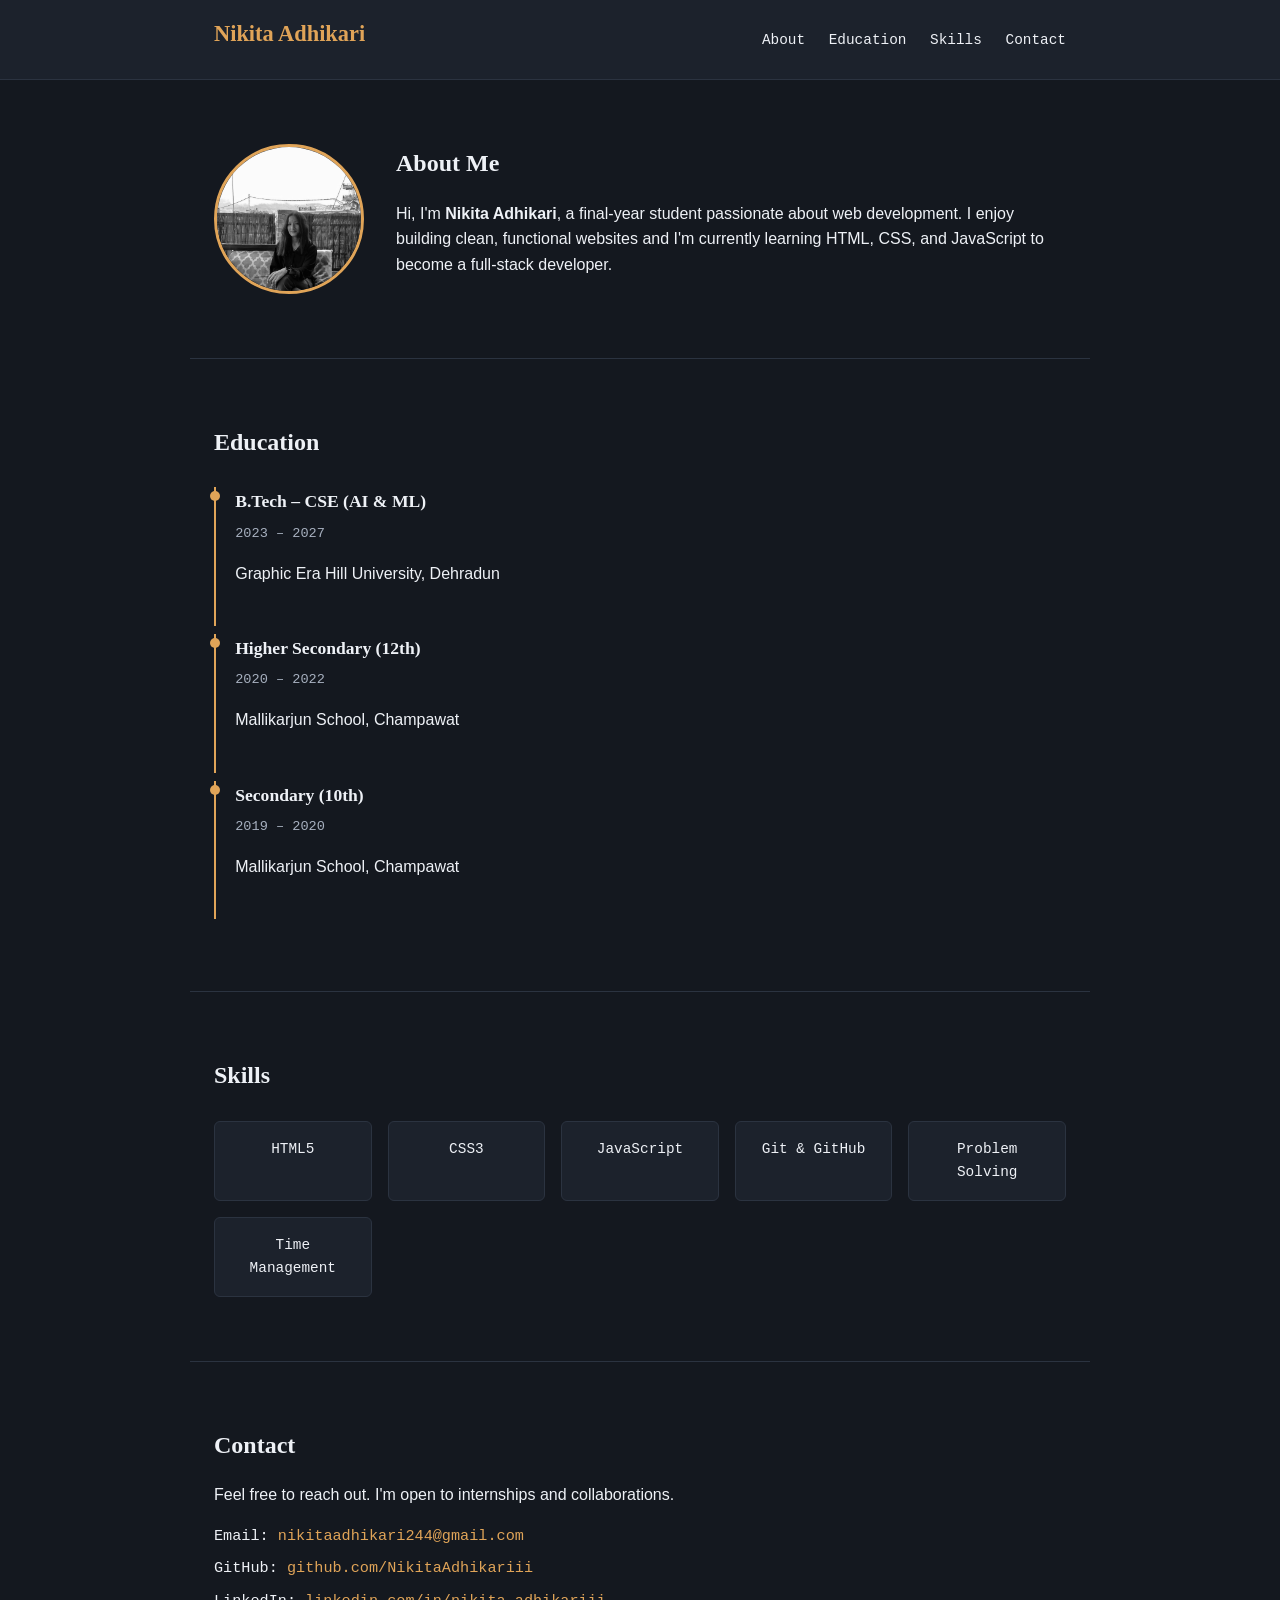
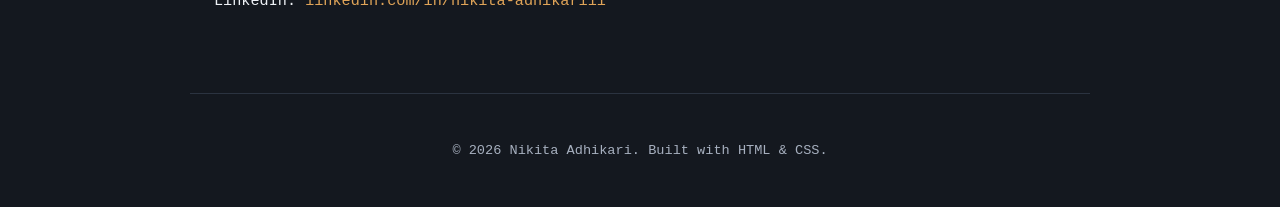
<file: index.html>
<!DOCTYPE html>
<html lang="en">
<head>
  <meta charset="UTF-8">
  <meta name="viewport" content="width=device-width, initial-scale=1.0">
  <title>Nikita Adhikari | Portfolio</title>
  <link rel="stylesheet" href="style.css">
</head>

<body>

  <header class="site-header">
    <div class="header-inner">
      <h1 class="logo">Nikita Adhikari</h1>

      <nav class="nav">
        <a href="#about">About</a>
        <a href="#education">Education</a>
        <a href="#skills">Skills</a>
        <a href="#contact">Contact</a>
      </nav>
    </div>
  </header>

  <section id="about" class="section about">
    <div class="about-inner">

      <img src="photo.jpeg" alt="Nikita Adhikari" class="profile-photo">

      <div class="about-text">
        <h2>About Me</h2>

        <p>
          Hi, I'm <strong>Nikita Adhikari</strong>, a final-year student passionate
          about web development. I enjoy building clean, functional websites and
          I'm currently learning HTML, CSS, and JavaScript to become a full-stack
          developer.
        </p>

      </div>

    </div>
  </section>

  <section id="education" class="section education">

    <h2>Education</h2>

    <ul class="timeline">

      <li>
        <h3>B.Tech – CSE (AI & ML)</h3>
        <span class="year">2023 – 2027</span>
        <p>Graphic Era Hill University, Dehradun</p>
      </li>

      <li>
        <h3>Higher Secondary (12th)</h3>
        <span class="year">2020 – 2022</span>
        <p>Mallikarjun School, Champawat</p>
      </li>

      <li>
        <h3>Secondary (10th)</h3>
        <span class="year">2019 – 2020</span>
        <p>Mallikarjun School, Champawat</p>
      </li>

    </ul>

  </section>

  <section id="skills" class="section skills">

    <h2>Skills</h2>

    <div class="skills-grid">

      <div class="skill-card">HTML5</div>
      <div class="skill-card">CSS3</div>
      <div class="skill-card">JavaScript</div>
      <div class="skill-card">Git & GitHub</div>
      <div class="skill-card">Problem Solving</div>
      <div class="skill-card">Time Management</div>

    </div>

  </section>

  <section id="contact" class="section contact">

    <h2>Contact</h2>

    <p>
      Feel free to reach out. I'm open to internships and collaborations.
    </p>

    <ul class="contact-list">

      <li>
        Email:
        <a href="mailto:nikitaadhikari244@gmail.com">
          nikitaadhikari244@gmail.com
        </a>
      </li>

      <li>
        GitHub:
        <a href="https://github.com/NikitaAdhikariii" target="_blank">
          github.com/NikitaAdhikariii
        </a>
      </li>

      <li>
        LinkedIn:
        <a href="https://www.linkedin.com/in/nikita-adhikariii" target="_blank">
          linkedin.com/in/nikita-adhikariii
        </a>
      </li>

    </ul>

  </section>

  <footer class="site-footer">

    <p>&copy; 2026 Nikita Adhikari. Built with HTML &amp; CSS.</p>

  </footer>

</body>
</html>
</file>
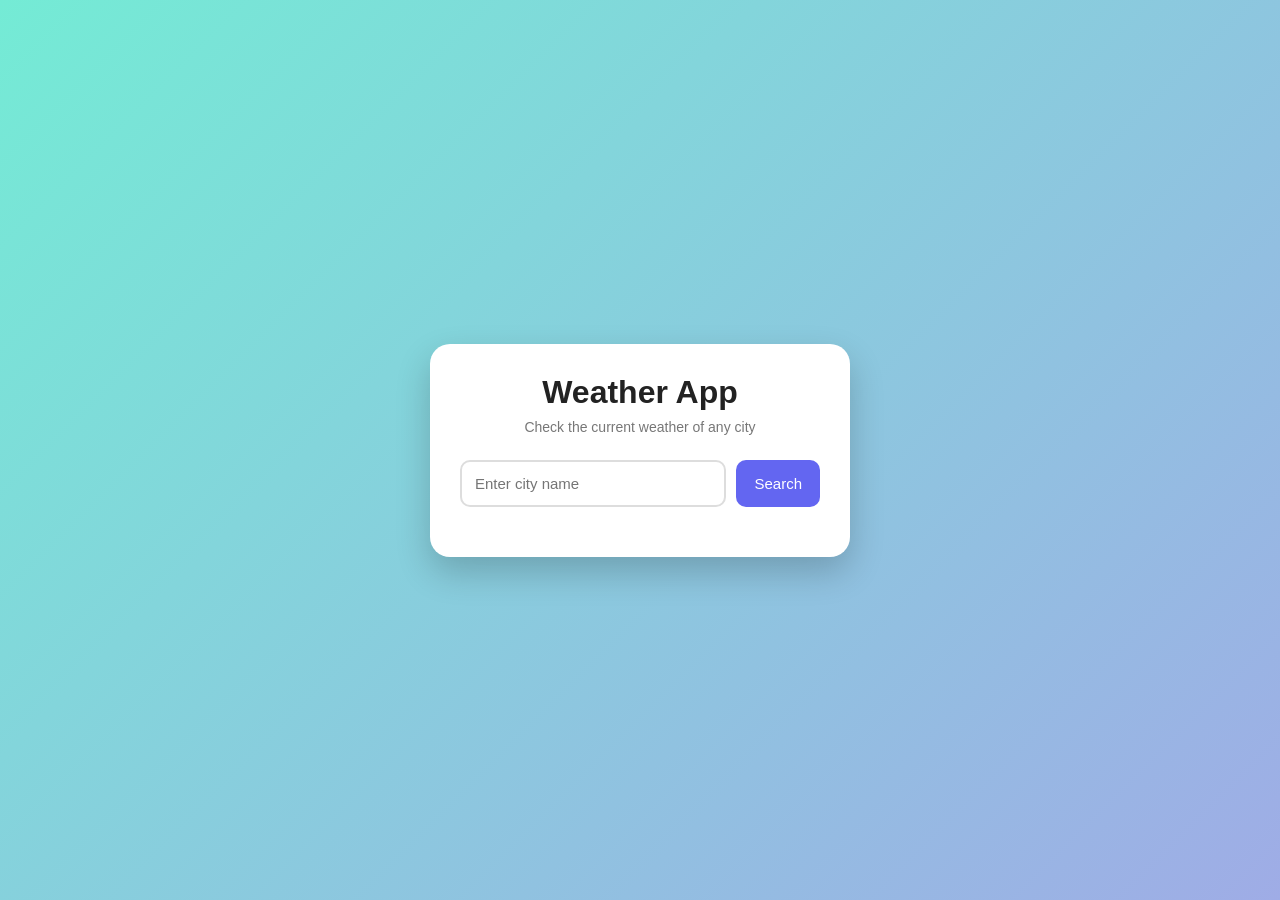
<file: week3/index.html>
<!DOCTYPE html>
<html lang="en">

<head>
    <meta charset="UTF-8">

    <meta name="viewport" content="width=device-width, initial-scale=1.0">

    <title>Weather App</title>

    <link rel="stylesheet" href="style.css">
</head>

<body>

    <div class="weather-app">

        <h1>Weather App</h1>

        <p class="subtitle">
            Check the current weather of any city
        </p>

        <div class="search-box">

            <input
                type="text"
                id="cityInput"
                placeholder="Enter city name"
            >

            <button id="searchBtn">
                Search
            </button>

        </div>


        <div id="loading" class="loading hidden">
            Loading weather...
        </div>


        <div id="error" class="error hidden">
        </div>


        <div id="weatherCard" class="weather-card hidden">

            <h2 id="cityName">
                City Name
            </h2>

            <p id="condition" class="condition">
                Weather condition
            </p>


            <div class="temperature">
                <span id="temperature">
                    0
                </span>°C
            </div>


            <div class="weather-info">

                <div class="info-box">

                    <span class="icon">💧</span>

                    <p>Humidity</p>

                    <strong id="humidity">
                        0%
                    </strong>

                </div>


                <div class="info-box">

                    <span class="icon">🌡️</span>

                    <p>Feels Like</p>

                    <strong id="feelsLike">
                        0°C
                    </strong>

                </div>

            </div>

        </div>

    </div>


    <script src="script.js"></script>

</body>

</html>
</file>
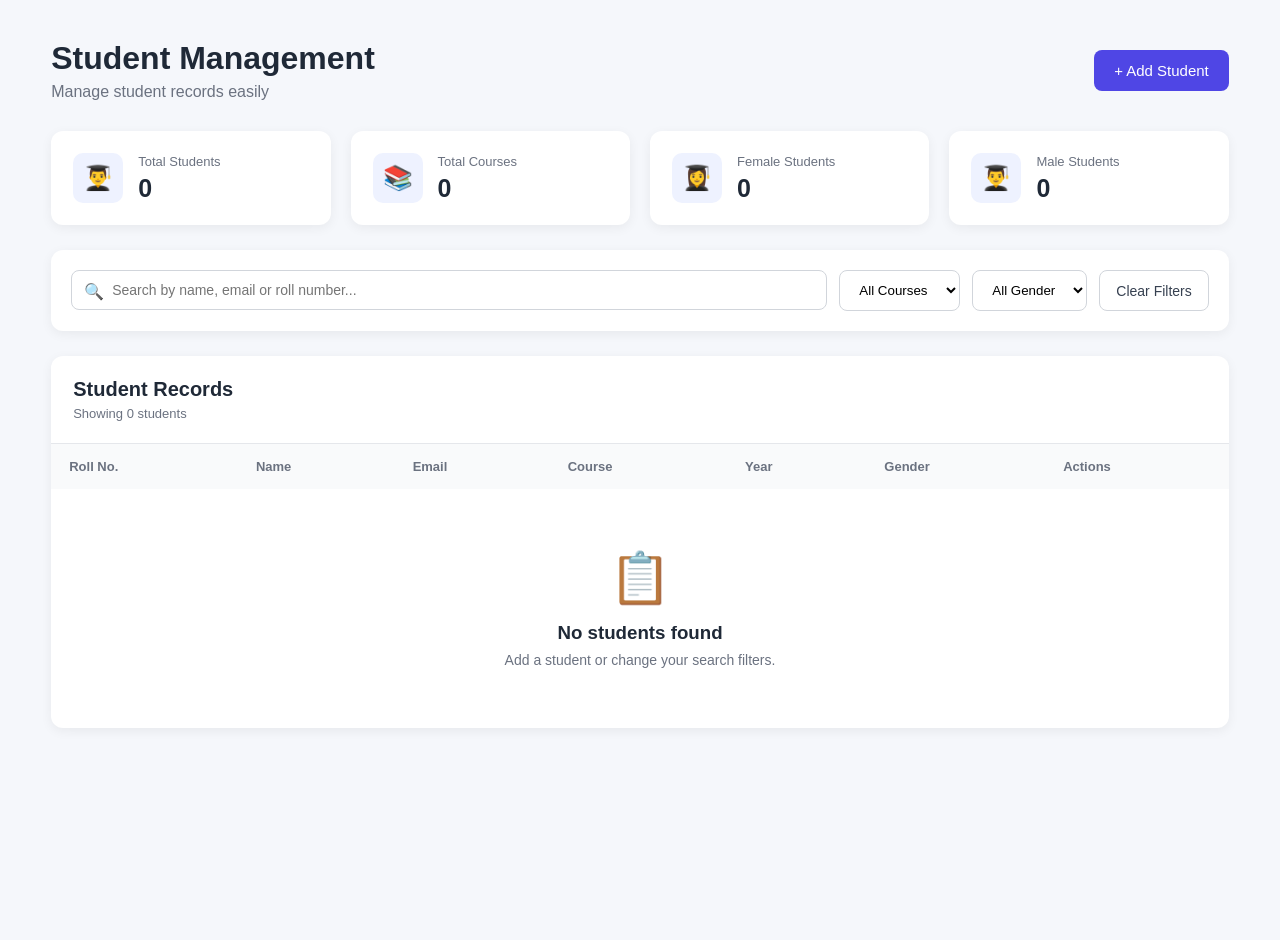
<file: week4/index.html>
<!DOCTYPE html>
<html lang="en">

<head>

    <meta charset="UTF-8">

    <meta
        name="viewport"
        content="width=device-width, initial-scale=1.0"
    >

    <title>Student Management Dashboard</title>

    <link rel="stylesheet" href="style.css">

</head>


<body>

    <!-- =========================================
         MAIN CONTAINER
    ========================================== -->

    <div class="container">


        <!-- =====================================
             HEADER
        ====================================== -->

        <header class="header">

            <div>

                <h1>Student Management</h1>

                <p>
                    Manage student records easily
                </p>

            </div>

            <button
                id="addStudentBtn"
                class="primary-btn"
            >
                + Add Student
            </button>

        </header>



        <!-- =====================================
             STATISTICS
        ====================================== -->

        <section class="stats">

            <div class="stat-card">

                <div class="stat-icon">
                    👨‍🎓
                </div>

                <div>

                    <p>Total Students</p>

                    <h2 id="totalStudents">
                        0
                    </h2>

                </div>

            </div>


            <div class="stat-card">

                <div class="stat-icon">
                    📚
                </div>

                <div>

                    <p>Total Courses</p>

                    <h2 id="totalCourses">
                        0
                    </h2>

                </div>

            </div>


            <div class="stat-card">

                <div class="stat-icon">
                    👩‍🎓
                </div>

                <div>

                    <p>Female Students</p>

                    <h2 id="femaleStudents">
                        0
                    </h2>

                </div>

            </div>


            <div class="stat-card">

                <div class="stat-icon">
                    👨‍🎓
                </div>

                <div>

                    <p>Male Students</p>

                    <h2 id="maleStudents">
                        0
                    </h2>

                </div>

            </div>

        </section>



        <!-- =====================================
             SEARCH AND FILTERS
        ====================================== -->

        <section class="controls">

            <div class="search-container">

                <span class="search-icon">
                    🔍
                </span>

                <input
                    type="text"
                    id="searchInput"
                    placeholder="Search by name, email or roll number..."
                >

            </div>


            <select id="courseFilter">

                <option value="all">
                    All Courses
                </option>

                <option value="CSE">
                    CSE
                </option>

                <option value="AI/ML">
                    AI/ML
                </option>

                <option value="ECE">
                    ECE
                </option>

                <option value="ME">
                    Mechanical
                </option>

                <option value="CE">
                    Civil
                </option>

            </select>


            <select id="genderFilter">

                <option value="all">
                    All Gender
                </option>

                <option value="Male">
                    Male
                </option>

                <option value="Female">
                    Female
                </option>

            </select>


            <button
                id="clearFiltersBtn"
                class="secondary-btn"
            >
                Clear Filters
            </button>

        </section>



        <!-- =====================================
             TABLE
        ====================================== -->

        <section class="table-container">

            <div class="table-header">

                <div>

                    <h2>Student Records</h2>

                    <p id="showingText">
                        Showing 0 students
                    </p>

                </div>

            </div>


            <div class="table-wrapper">

                <table>

                    <thead>

                        <tr>

                            <th>Roll No.</th>

                            <th>Name</th>

                            <th>Email</th>

                            <th>Course</th>

                            <th>Year</th>

                            <th>Gender</th>

                            <th>Actions</th>

                        </tr>

                    </thead>


                    <tbody id="studentTableBody">

                    </tbody>

                </table>


                <!-- Empty State -->

                <div
                    id="emptyState"
                    class="empty-state"
                >

                    <div class="empty-icon">
                        📋
                    </div>

                    <h3>
                        No students found
                    </h3>

                    <p>
                        Add a student or change your search filters.
                    </p>

                </div>

            </div>

        </section>

    </div>



    <!-- =========================================
         MODAL
    ========================================== -->

    <div
        id="studentModal"
        class="modal hidden"
    >

        <div class="modal-content">


            <div class="modal-header">

                <h2 id="modalTitle">
                    Add Student
                </h2>

                <button
                    id="closeModalBtn"
                    class="close-btn"
                >
                    ×
                </button>

            </div>



            <!-- FORM -->

            <form id="studentForm">


                <!-- Roll Number -->

                <div class="form-group">

                    <label for="rollNumber">
                        Roll Number
                    </label>

                    <input
                        type="text"
                        id="rollNumber"
                        placeholder="Enter roll number"
                        required
                    >

                </div>



                <!-- Name -->

                <div class="form-group">

                    <label for="studentName">
                        Full Name
                    </label>

                    <input
                        type="text"
                        id="studentName"
                        placeholder="Enter full name"
                        required
                    >

                </div>



                <!-- Email -->

                <div class="form-group">

                    <label for="studentEmail">
                        Email
                    </label>

                    <input
                        type="email"
                        id="studentEmail"
                        placeholder="Enter email"
                        required
                    >

                </div>



                <!-- Course -->

                <div class="form-row">

                    <div class="form-group">

                        <label for="studentCourse">
                            Course
                        </label>

                        <select
                            id="studentCourse"
                            required
                        >

                            <option value="">
                                Select Course
                            </option>

                            <option value="CSE">
                                CSE
                            </option>

                            <option value="AI/ML">
                                AI/ML
                            </option>

                            <option value="ECE">
                                ECE
                            </option>

                            <option value="ME">
                                Mechanical
                            </option>

                            <option value="CE">
                                Civil
                            </option>

                        </select>

                    </div>



                    <!-- Year -->

                    <div class="form-group">

                        <label for="studentYear">
                            Year
                        </label>

                        <select
                            id="studentYear"
                            required
                        >

                            <option value="">
                                Select Year
                            </option>

                            <option value="1st">
                                1st Year
                            </option>

                            <option value="2nd">
                                2nd Year
                            </option>

                            <option value="3rd">
                                3rd Year
                            </option>

                            <option value="4th">
                                4th Year
                            </option>

                        </select>

                    </div>

                </div>



                <!-- Gender -->

                <div class="form-group">

                    <label for="studentGender">
                        Gender
                    </label>

                    <select
                        id="studentGender"
                        required
                    >

                        <option value="">
                            Select Gender
                        </option>

                        <option value="Male">
                            Male
                        </option>

                        <option value="Female">
                            Female
                        </option>

                    </select>

                </div>



                <!-- Buttons -->

                <div class="form-actions">

                    <button
                        type="button"
                        id="cancelBtn"
                        class="secondary-btn"
                    >
                        Cancel
                    </button>

                    <button
                        type="submit"
                        class="primary-btn"
                    >
                        Save Student
                    </button>

                </div>

            </form>

        </div>

    </div>



    <script src="script.js"></script>

</body>

</html>
</file>
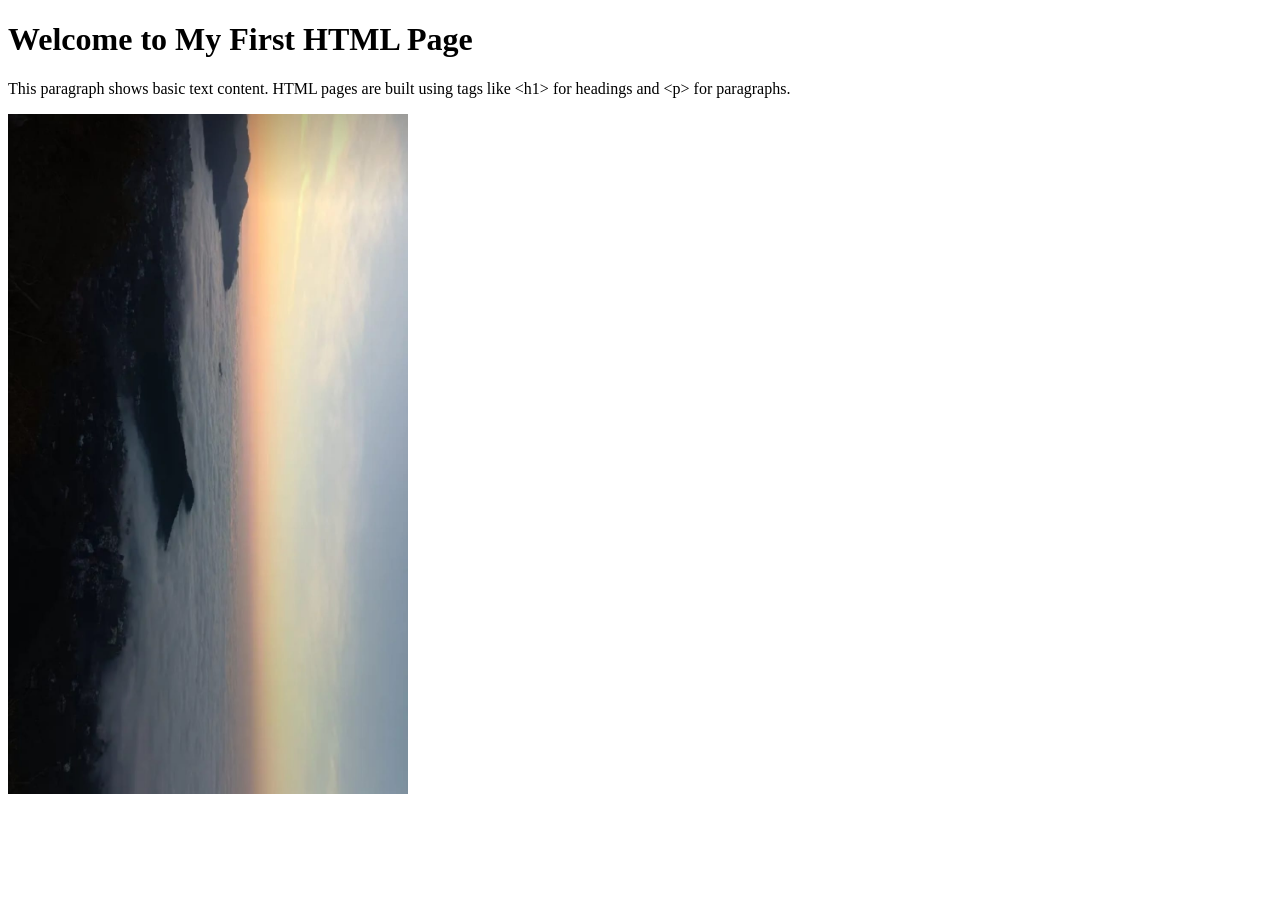
<file: q1-basic-page.html>
<!DOCTYPE html>
<html lang="en">
<head>
  <meta charset="UTF-8">
  <title>Q1 - Basic HTML Page</title>
</head>
<body>

  <h1>Welcome to My First HTML Page</h1>

  <p>
    This paragraph shows basic text content. HTML pages are built using
    tags like &lt;h1&gt; for headings and &lt;p&gt; for paragraphs.
  </p>

  <img src="image.jpeg" alt="Sample placeholder image" width="400" >

</body>
</html>
</file>
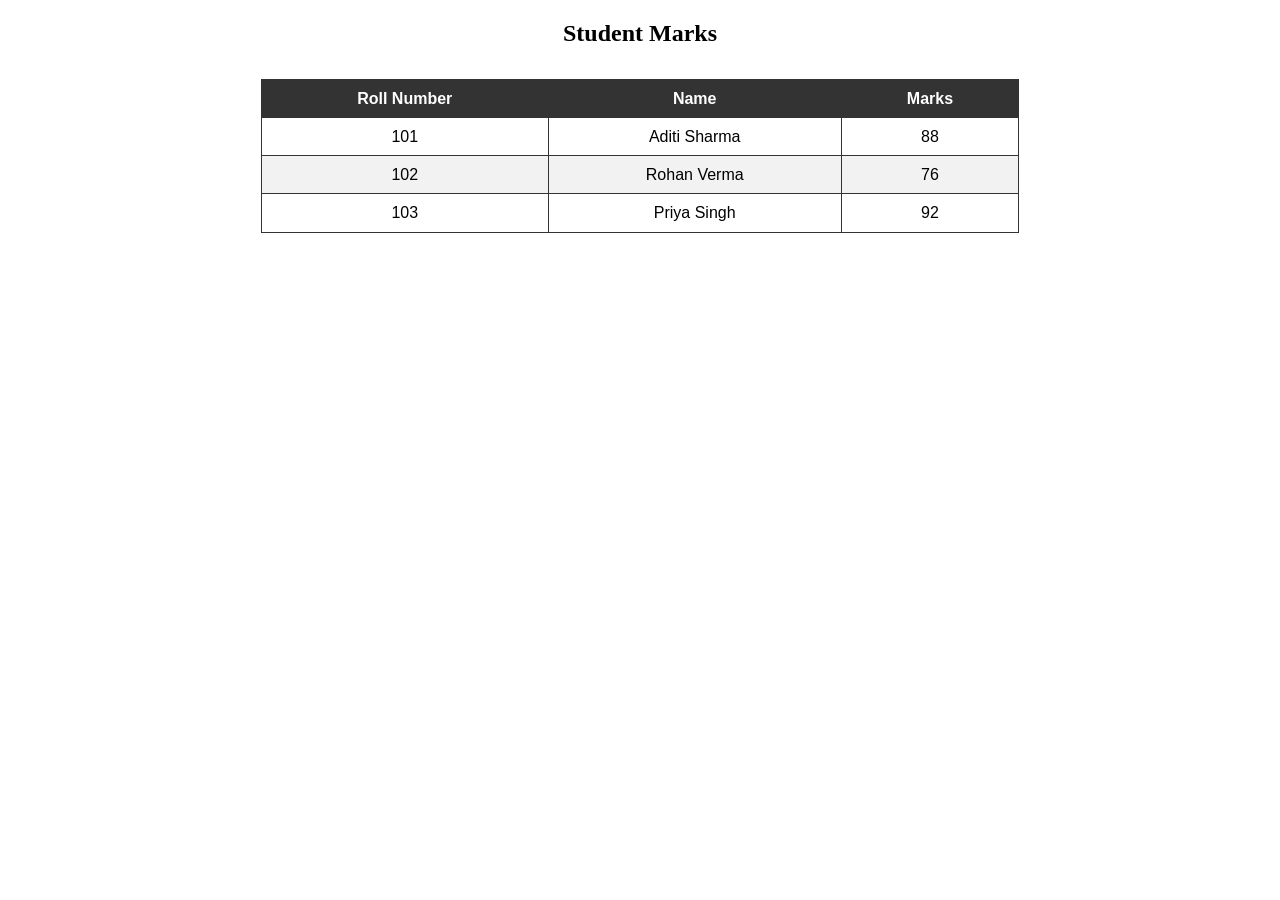
<file: q2-student-table.html>
<!DOCTYPE html>
<html lang="en">
<head>
  <meta charset="UTF-8">
  <title>Q2 - Student Marks Table</title>
  <style>
    table { border-collapse: collapse; width: 60%; margin: 2rem auto; font-family: Arial, sans-serif; }
    th, td { border: 1px solid #333; padding: 0.6rem 1rem; text-align: center; }
    th { background: #333; color: #fff; }
    tr:nth-child(even) { background: #f2f2f2; }
  </style>
</head>
<body>

  <h2 style="text-align:center;">Student Marks</h2>

  <table>
    <thead>
      <tr>
        <th>Roll Number</th>
        <th>Name</th>
        <th>Marks</th>
      </tr>
    </thead>
    <tbody>
      <tr>
        <td>101</td>
        <td>Aditi Sharma</td>
        <td>88</td>
      </tr>
      <tr>
        <td>102</td>
        <td>Rohan Verma</td>
        <td>76</td>
      </tr>
      <tr>
        <td>103</td>
        <td>Priya Singh</td>
        <td>92</td>
      </tr>
    </tbody>
  </table>

</body>
</html>
</file>
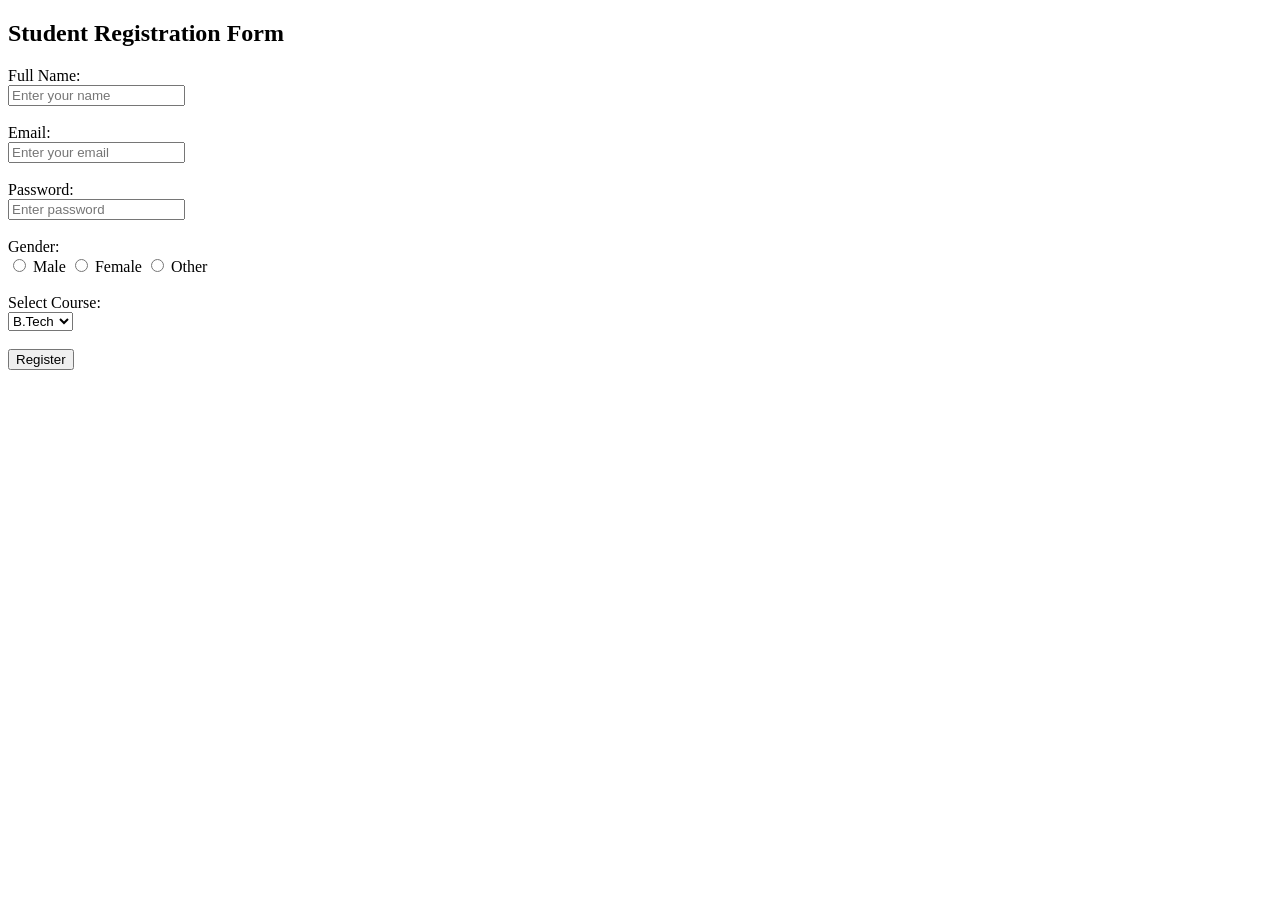
<file: q3-registration-form.html>
<!DOCTYPE html>
<html lang="en">
<head>
    <meta charset="UTF-8">
    <title>Registration Form</title>
</head>
<body>

<h2>Student Registration Form</h2>

<form>

<label>Full Name:</label><br>
<input type="text" placeholder="Enter your name"><br><br>

<label>Email:</label><br>
<input type="email" placeholder="Enter your email"><br><br>

<label>Password:</label><br>
<input type="password" placeholder="Enter password"><br><br>

<label>Gender:</label><br>

<input type="radio" name="gender"> Male
<input type="radio" name="gender"> Female
<input type="radio" name="gender"> Other

<br><br>

<label>Select Course:</label><br>

<select>

<option>B.Tech</option>
<option>BCA</option>
<option>MCA</option>
<option>M.Tech</option>

</select>

<br><br>

<input type="submit" value="Register">

</form>

</body>
</html>
</file>
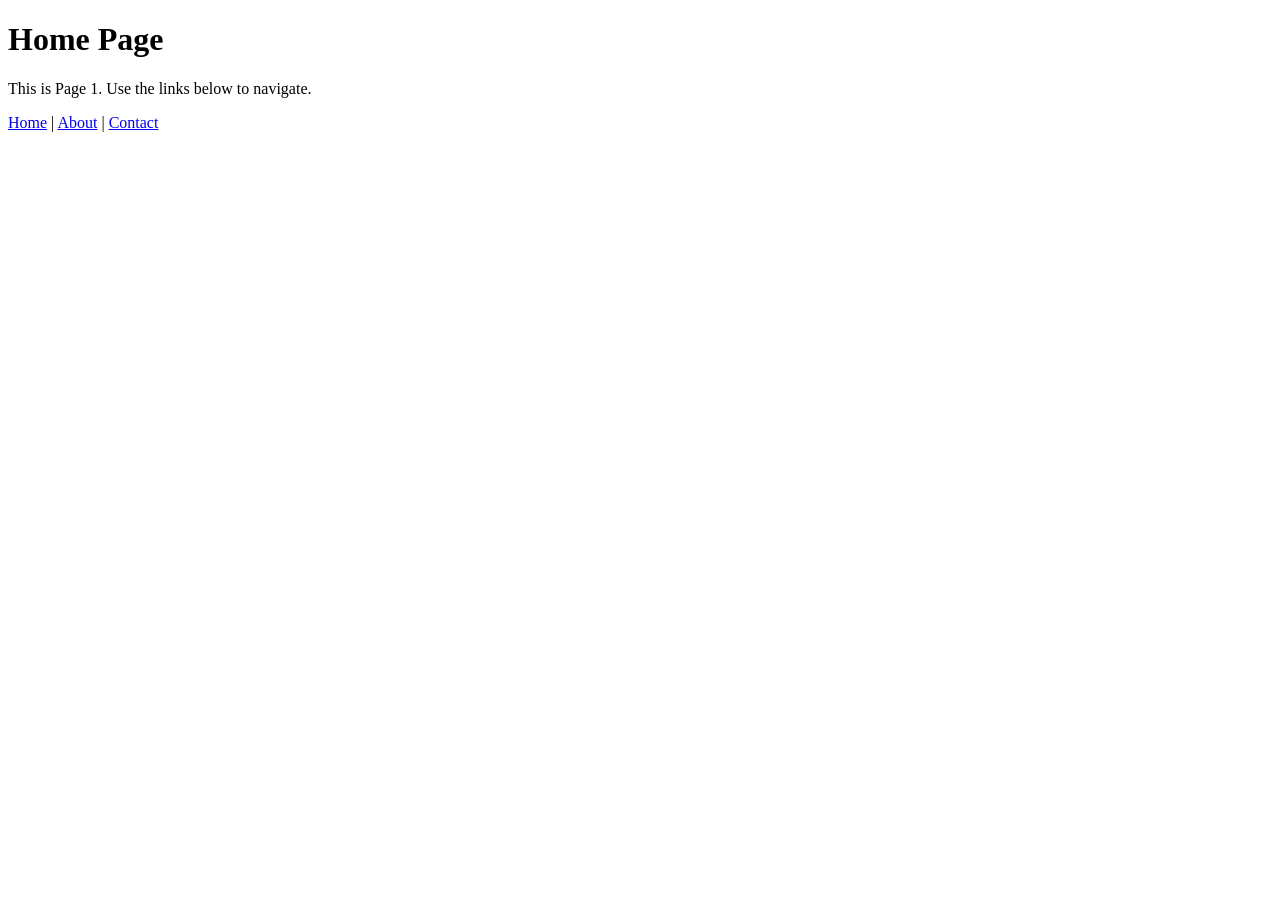
<file: q4-page1.html>
<!DOCTYPE html>
<html lang="en">
<head>
  <meta charset="UTF-8">
  <title>Page 1 - Home</title>
</head>
<body>

  <h1>Home Page</h1>
  <p>This is Page 1. Use the links below to navigate.</p>

  <nav>
    <a href="q4-page1.html">Home</a> |
    <a href="q4-page2.html">About</a> |
    <a href="q4-page3.html">Contact</a>
  </nav>

</body>
</html>
</file>
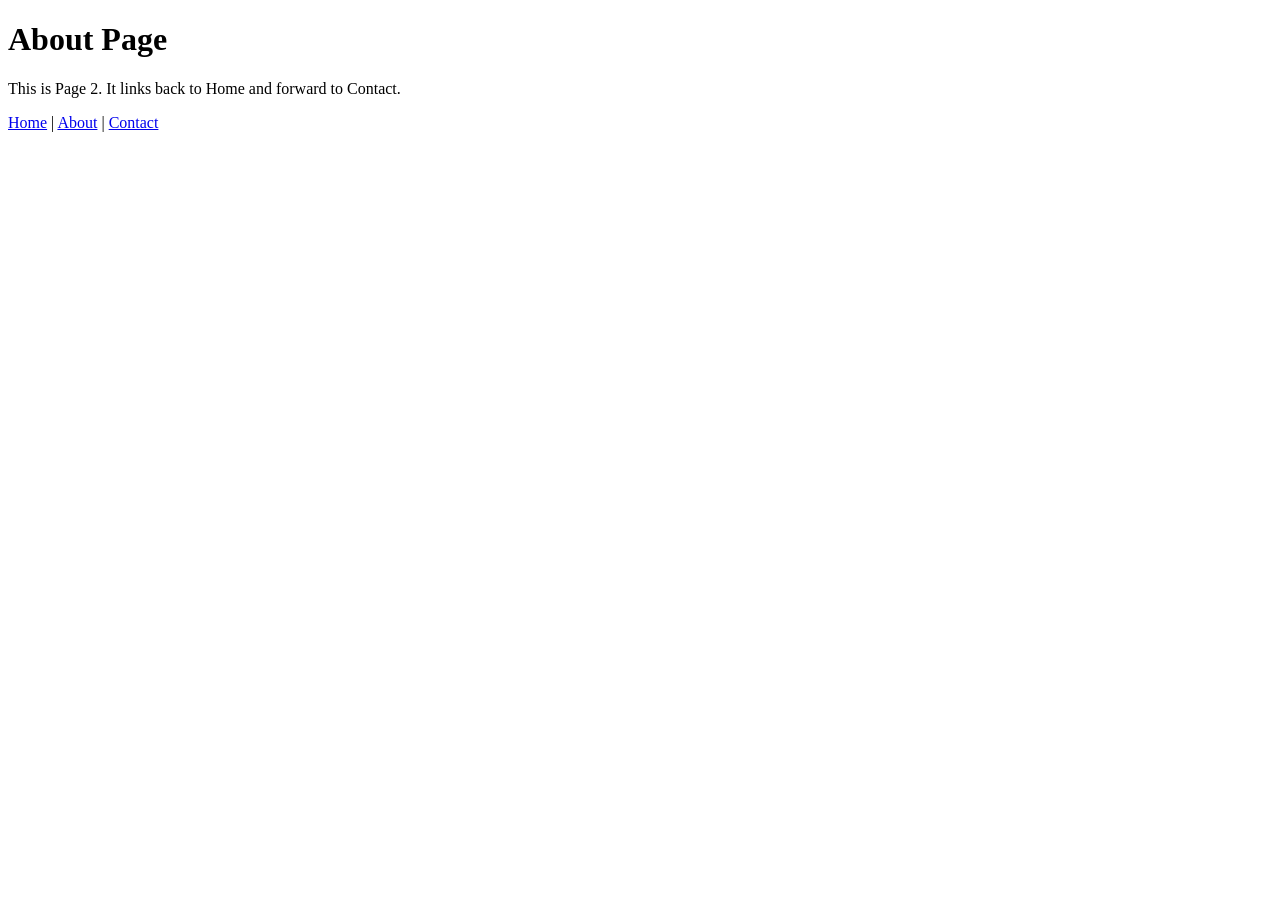
<file: q4-page2.html>
<!DOCTYPE html>
<html lang="en">
<head>
  <meta charset="UTF-8">
  <title>Page 2 - About</title>
</head>
<body>

  <h1>About Page</h1>
  <p>This is Page 2. It links back to Home and forward to Contact.</p>

  <nav>
    <a href="q4-page1.html">Home</a> |
    <a href="q4-page2.html">About</a> |
    <a href="q4-page3.html">Contact</a>
  </nav>

</body>
</html>
</file>
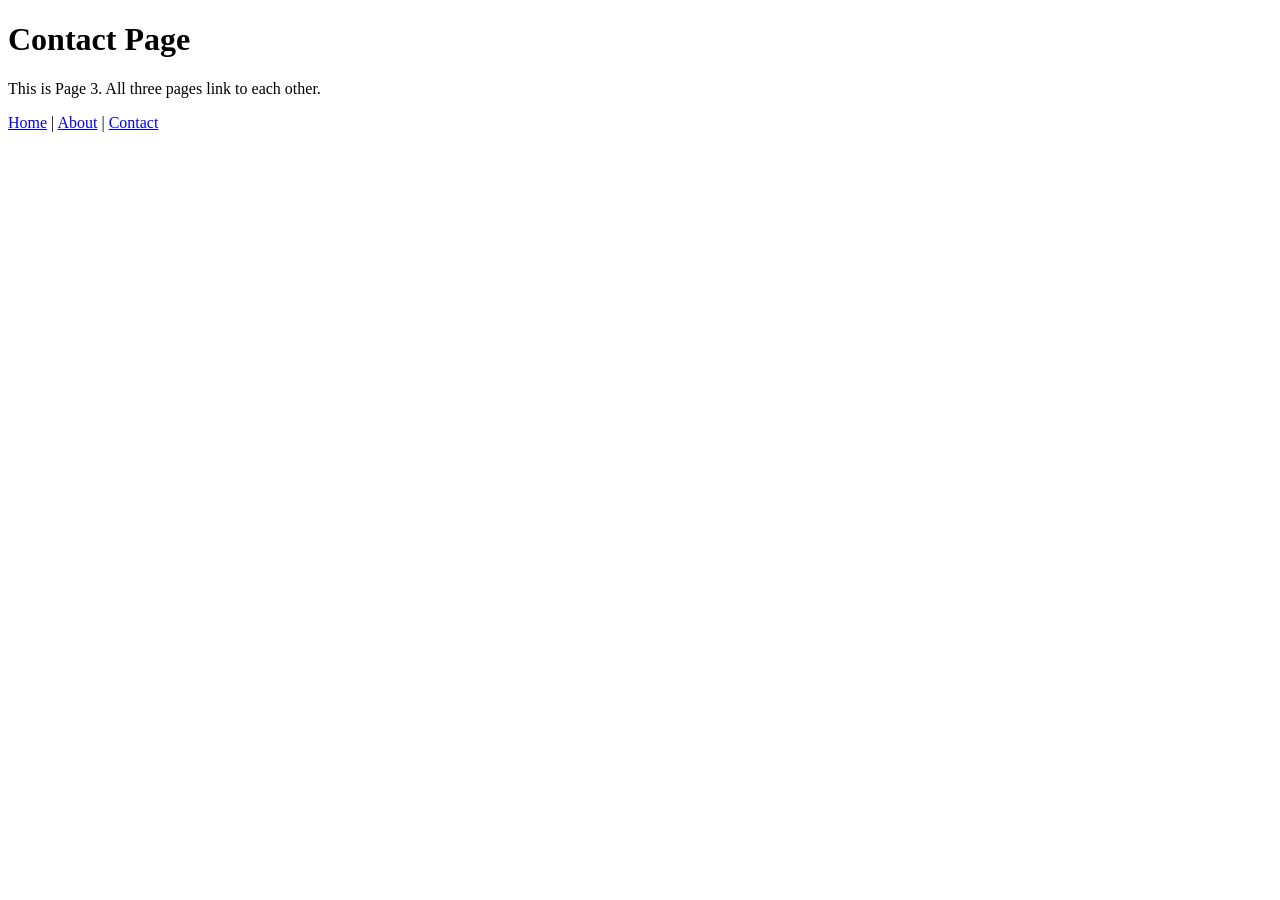
<file: q4-page3.html>
<!DOCTYPE html>
<html lang="en">
<head>
  <meta charset="UTF-8">
  <title>Page 3 - Contact</title>
</head>
<body>

  <h1>Contact Page</h1>
  <p>This is Page 3. All three pages link to each other.</p>

  <nav>
    <a href="q4-page1.html">Home</a> |
    <a href="q4-page2.html">About</a> |
    <a href="q4-page3.html">Contact</a>
  </nav>

</body>
</html>
</file>
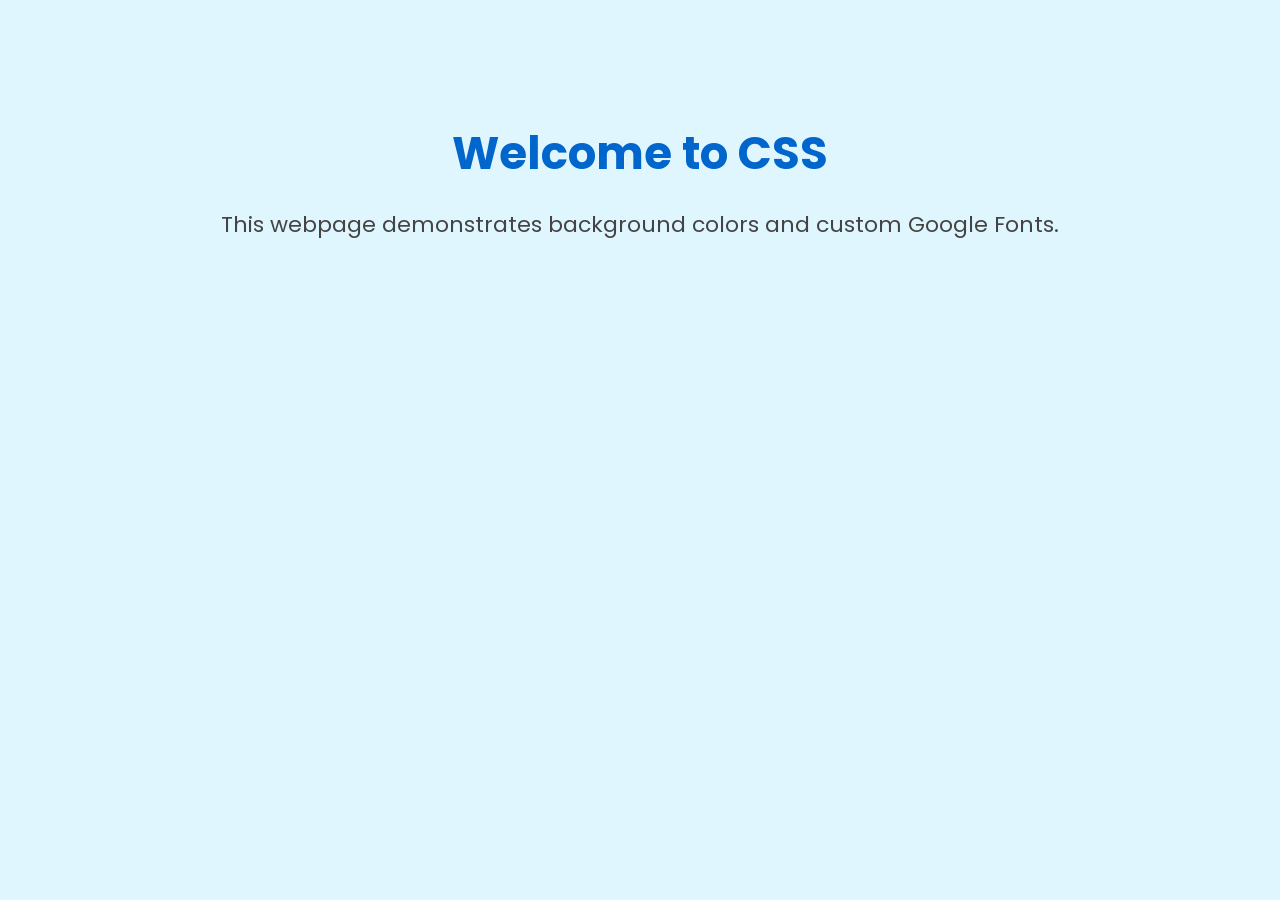
<file: Week2/q1-background-fonts.html>
<!DOCTYPE html>
<html lang="en">
<head>
    <meta charset="UTF-8">
    <meta name="viewport" content="width=device-width, initial-scale=1.0">
    <title>Background & Custom Fonts</title>

    <link rel="stylesheet" href="q1-style.css">

    <link href="https://fonts.googleapis.com/css2?family=Poppins:wght@300;500;700&display=swap" rel="stylesheet">
</head>
<body>

<div class="container">

    <h1>Welcome to CSS</h1>

    <p>This webpage demonstrates background colors and custom Google Fonts.</p>

</div>

</body>
</html>
</file>
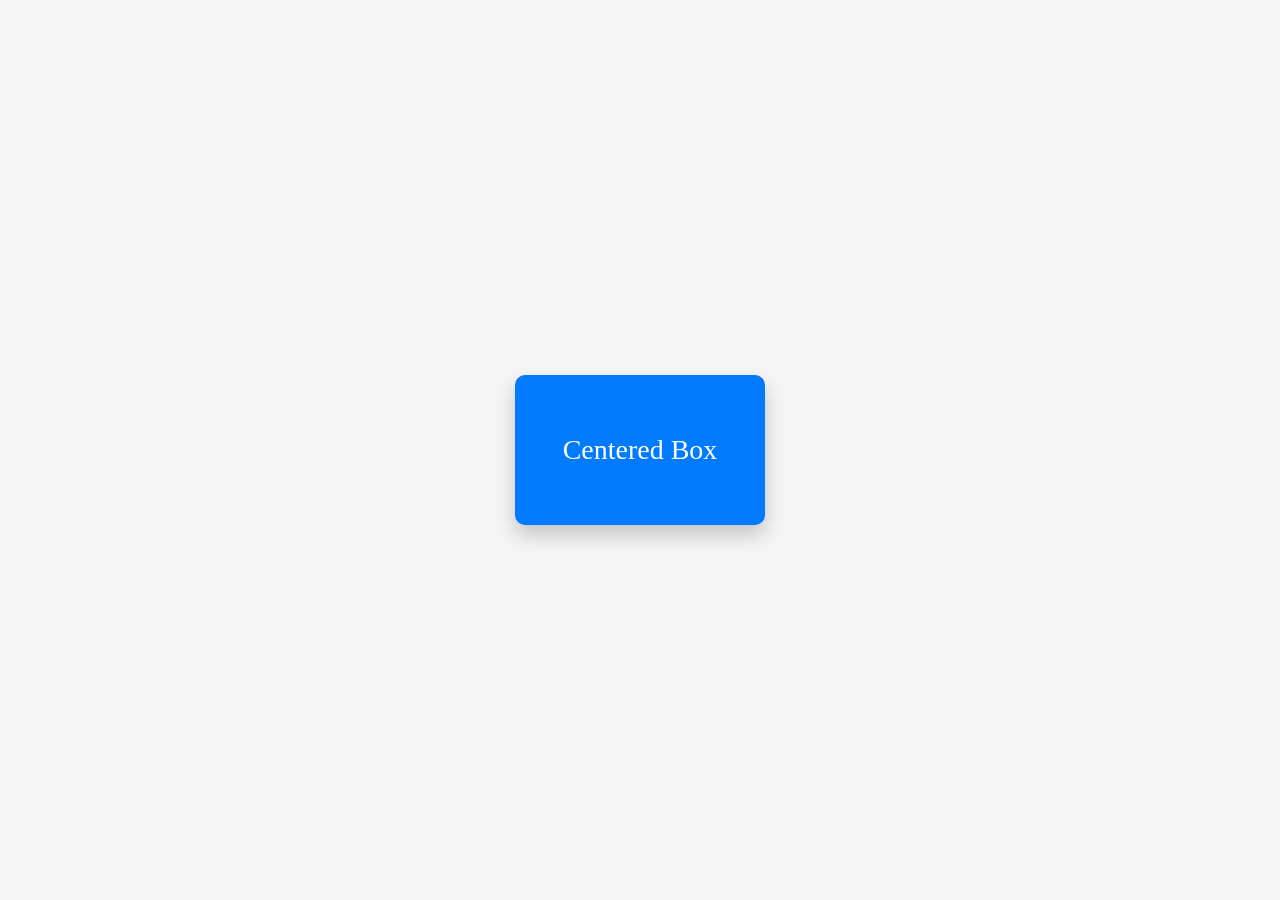
<file: Week2/q2-flexbox.html>
<!DOCTYPE html>
<html>
<head>

<title>Flexbox Example</title>

<link rel="stylesheet" href="q2-style.css">

</head>

<body>

<div class="container">

<div class="box">

Centered Box

</div>

</div>

</body>

</html>
</file>
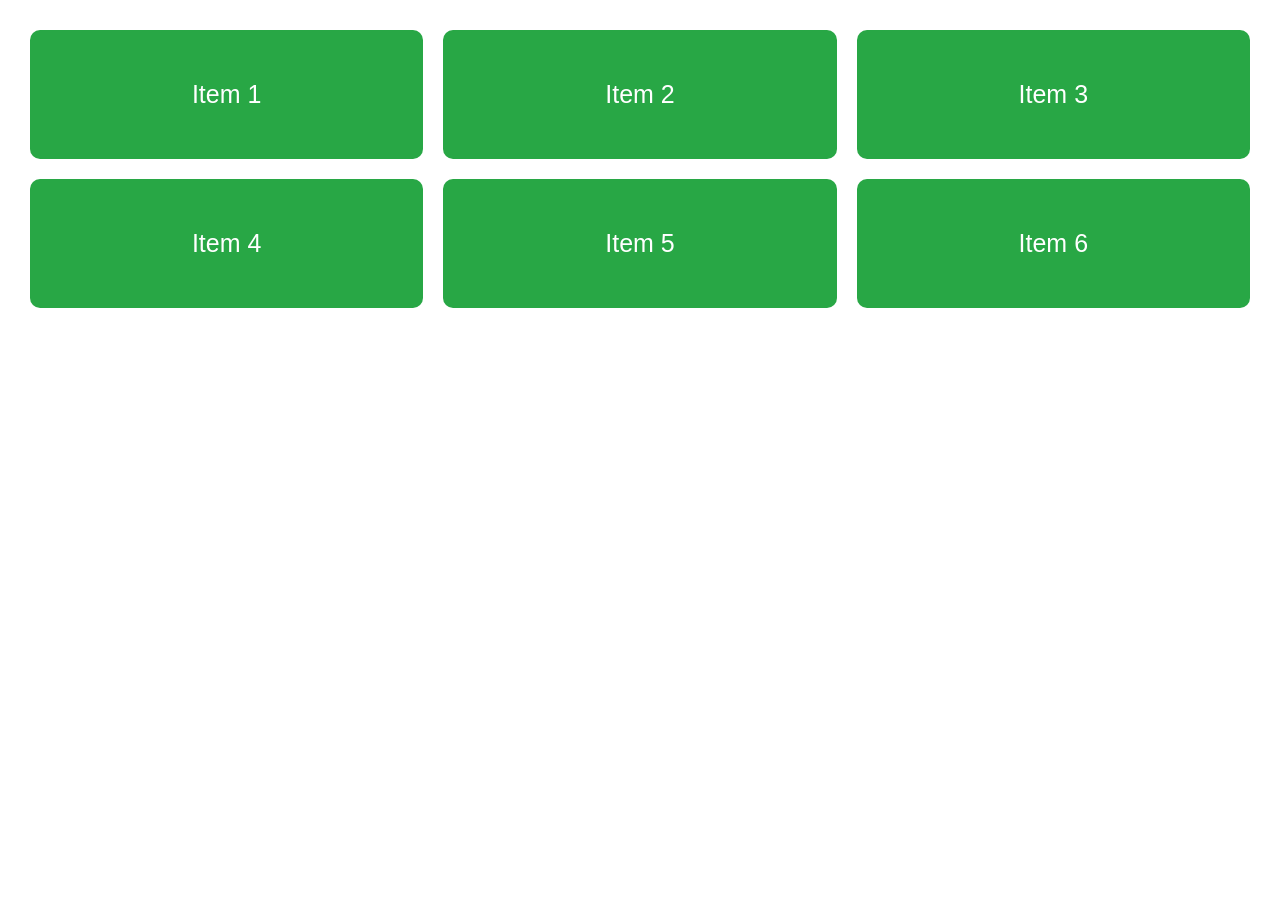
<file: Week2/q3-grid.html>
<!DOCTYPE html>
<html>
<head>

<title>CSS Grid</title>

<link rel="stylesheet" href="q3-style.css">

</head>

<body>

<div class="grid">

<div class="card">Item 1</div>

<div class="card">Item 2</div>

<div class="card">Item 3</div>

<div class="card">Item 4</div>

<div class="card">Item 5</div>

<div class="card">Item 6</div>

</div>

</body>

</html>
</file>
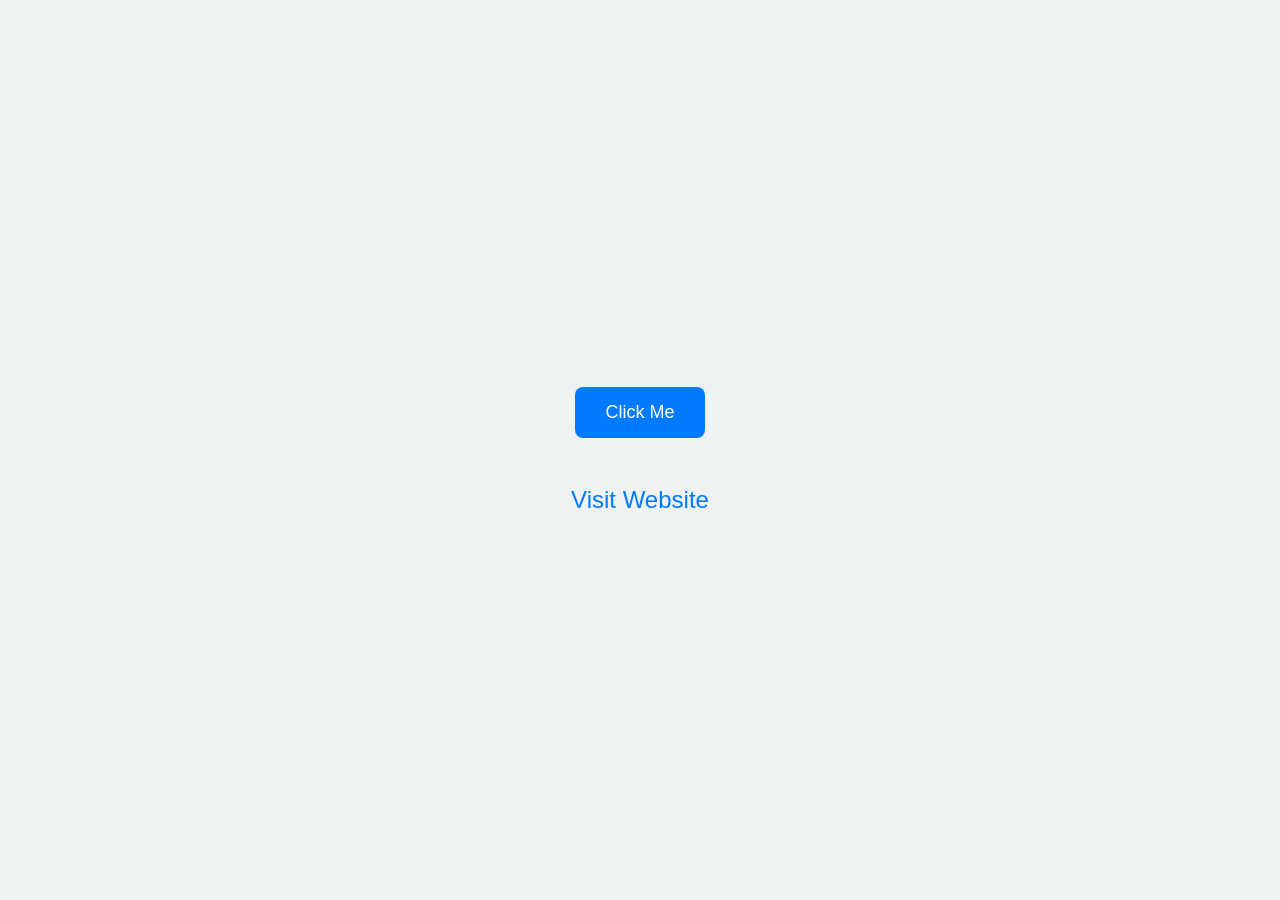
<file: Week2/q4-hover.html>
<!DOCTYPE html>
<html>

<head>

<title>Hover Effects</title>

<link rel="stylesheet" href="q4-style.css">

</head>

<body>

<div class="container">

<button>Click Me</button>

<br><br>

<a href="#">Visit Website</a>

</div>

</body>

</html>
</file>
<file: style.css>
:root {
  --ink: #14181f;
  --ink-soft: #1c222c;
  --paper: #eef1f6;
  --paper-dim: #a7b0bf;
  --amber: #e0a458;
  --line: #2b3340;

  --font-display: Georgia, 'Times New Roman', serif;
  --font-mono: 'Courier New', Courier, monospace;
  --font-body: -apple-system, Segoe UI, Roboto, Arial, sans-serif;
}

* { box-sizing: border-box; }

body {
  margin: 0;
  background: var(--ink);
  color: var(--paper);
  font-family: var(--font-body);
  line-height: 1.6;
}

h1, h2, h3 { font-family: var(--font-display); font-weight: 700; margin: 0 0 0.5em; }

a { color: var(--amber); text-decoration: none; }
a:hover { text-decoration: underline; }
a:focus-visible, button:focus-visible { outline: 2px solid var(--amber); outline-offset: 2px; }

.site-header {
  position: sticky;
  top: 0;
  background: var(--ink-soft);
  border-bottom: 1px solid var(--line);
  z-index: 10;
}
.header-inner {
  max-width: 900px;
  margin: 0 auto;
  padding: 1rem 1.5rem;
  display: flex;
  justify-content: space-between;
  align-items: center;
  flex-wrap: wrap;
  gap: 1rem;
}
.logo { font-size: 1.4rem; color: var(--amber); }
.nav a {
  margin-left: 1.2rem;
  font-family: var(--font-mono);
  font-size: 0.9rem;
  color: var(--paper);
}
.nav a:first-child { margin-left: 0; }
.nav a:hover { color: var(--amber); }

.section {
  max-width: 900px;
  margin: 0 auto;
  padding: 4rem 1.5rem;
  border-bottom: 1px solid var(--line);
}
.section h2::before {
  content: "";
  color: var(--amber);
  font-family: var(--font-mono);
  font-weight: 400;
}

.about-inner {
  display: flex;
  gap: 2rem;
  align-items: center;
  flex-wrap: wrap;
}
.profile-photo {
  width: 150px;
  height: 150px;
  border-radius: 50%;
  object-fit: cover;
  border: 3px solid var(--amber);
  flex-shrink: 0;
}
.about-text { flex: 1; min-width: 250px; }

.timeline { list-style: none; padding: 0; margin: 1.5rem 0 0; }
.timeline li {
  border-left: 2px solid var(--amber);
  padding: 0 0 1.5rem 1.2rem;
  margin-bottom: 0.5rem;
  position: relative;
}
.timeline li::before {
  content: "";
  position: absolute;
  left: -6px;
  top: 4px;
  width: 10px;
  height: 10px;
  background: var(--amber);
  border-radius: 50%;
}
.timeline h3 { margin-bottom: 0.2rem; font-size: 1.1rem; }
.timeline .year {
  font-family: var(--font-mono);
  color: var(--paper-dim);
  font-size: 0.85rem;
}

.skills-grid {
  display: grid;
  grid-template-columns: repeat(auto-fit, minmax(140px, 1fr));
  gap: 1rem;
  margin-top: 1.5rem;
}
.skill-card {
  background: var(--ink-soft);
  border: 1px solid var(--line);
  border-radius: 6px;
  padding: 1rem;
  text-align: center;
  font-family: var(--font-mono);
  font-size: 0.9rem;
  transition: border-color 0.2s, transform 0.2s;
}
.skill-card:hover {
  border-color: var(--amber);
  transform: translateY(-3px);
}

.contact-list { list-style: none; padding: 0; margin-top: 1rem; }
.contact-list li { margin-bottom: 0.5rem; font-family: var(--font-mono); font-size: 0.95rem; }

.site-footer {
  text-align: center;
  padding: 2rem 1.5rem;
  color: var(--paper-dim);
  font-family: var(--font-mono);
  font-size: 0.85rem;
}

@media (max-width: 600px) {
  .about-inner { flex-direction: column; text-align: center; }
  .nav a { margin-left: 0.8rem; }
}

@media (prefers-reduced-motion: reduce) {
  .skill-card { transition: none; }
}
</file>
<file: week3/style.css>
* {
    margin: 0;
    padding: 0;
    box-sizing: border-box;
}


body {
    font-family: Arial, Helvetica, sans-serif;

    min-height: 100vh;

    display: flex;
    justify-content: center;
    align-items: center;

    background: linear-gradient(
        135deg,
        #74ebd5,
        #9face6
    );

    padding: 20px;
}


.weather-app {
    width: 100%;
    max-width: 420px;

    background: white;

    padding: 30px;

    border-radius: 20px;

    text-align: center;

    box-shadow:
        0 15px 35px rgba(0, 0, 0, 0.2);
}


h1 {
    font-size: 32px;

    color: #222;

    margin-bottom: 8px;
}


.subtitle {
    color: #777;

    font-size: 14px;

    margin-bottom: 25px;
}


.search-box {
    display: flex;

    gap: 10px;

    margin-bottom: 20px;
}


#cityInput {
    flex: 1;

    padding: 13px;

    border: 2px solid #ddd;

    border-radius: 10px;

    font-size: 15px;

    outline: none;
}


#cityInput:focus {
    border-color: #6366f1;
}


#searchBtn {
    padding: 13px 18px;

    border: none;

    border-radius: 10px;

    background: #6366f1;

    color: white;

    font-size: 15px;

    cursor: pointer;

    transition: 0.3s;
}


#searchBtn:hover {
    background: #4f46e5;

    transform: translateY(-2px);
}


.weather-card {
    margin-top: 20px;

    padding: 25px;

    border-radius: 16px;

    background: linear-gradient(
        135deg,
        #eef2ff,
        #e0f2fe
    );
}


.weather-card h2 {
    font-size: 28px;

    color: #222;

    margin-bottom: 8px;
}


.condition {
    color: #666;

    text-transform: capitalize;

    font-size: 16px;

    margin-bottom: 15px;
}


.temperature {
    font-size: 55px;

    font-weight: bold;

    color: #4338ca;

    margin: 15px 0;
}


.weather-info {
    display: flex;

    justify-content: center;

    gap: 15px;

    margin-top: 20px;
}


.info-box {
    flex: 1;

    background: white;

    padding: 15px;

    border-radius: 12px;

    box-shadow:
        0 5px 15px rgba(0, 0, 0, 0.08);
}


.info-box .icon {
    font-size: 25px;
}


.info-box p {
    color: #777;

    font-size: 13px;

    margin: 5px 0;
}


.info-box strong {
    color: #333;

    font-size: 18px;
}


.loading {
    color: #555;

    margin: 15px 0;
}


.error {
    color: #dc2626;

    background: #fee2e2;

    padding: 12px;

    border-radius: 8px;

    margin-top: 15px;
}


.hidden {
    display: none;
}


@media (max-width: 450px) {

    .weather-app {
        padding: 20px;
    }


    .search-box {
        flex-direction: column;
    }


    #searchBtn {
        width: 100%;
    }


    .weather-info {
        flex-direction: column;
    }

}
</file>
<file: week4/style.css>
/* =========================================
   RESET
========================================= */

* {
    margin: 0;
    padding: 0;
    box-sizing: border-box;
}


/* =========================================
   BODY
========================================= */

body {

    font-family:
        Arial,
        Helvetica,
        sans-serif;

    background: #f5f7fb;

    color: #1f2937;

    min-height: 100vh;

}


/* =========================================
   MAIN CONTAINER
========================================= */

.container {

    width: 92%;

    max-width: 1400px;

    margin: 40px auto;

}


/* =========================================
   HEADER
========================================= */

.header {

    display: flex;

    justify-content: space-between;

    align-items: center;

    margin-bottom: 30px;

}


.header h1 {

    font-size: 32px;

    margin-bottom: 6px;

}


.header p {

    color: #6b7280;

}


/* =========================================
   BUTTONS
========================================= */

.primary-btn {

    border: none;

    background: #4f46e5;

    color: white;

    padding: 12px 20px;

    border-radius: 8px;

    font-size: 15px;

    cursor: pointer;

    transition: 0.3s;

}


.primary-btn:hover {

    background: #4338ca;

    transform: translateY(-1px);

}


.secondary-btn {

    border: 1px solid #d1d5db;

    background: white;

    color: #374151;

    padding: 11px 16px;

    border-radius: 8px;

    cursor: pointer;

    font-size: 14px;

}


.secondary-btn:hover {

    background: #f3f4f6;

}


/* =========================================
   STATISTICS
========================================= */

.stats {

    display: grid;

    grid-template-columns:
        repeat(4, 1fr);

    gap: 20px;

    margin-bottom: 25px;

}


.stat-card {

    background: white;

    padding: 22px;

    border-radius: 12px;

    display: flex;

    align-items: center;

    gap: 15px;

    box-shadow:
        0 3px 12px
        rgba(0, 0, 0, 0.06);

}


.stat-icon {

    width: 50px;

    height: 50px;

    background: #eef2ff;

    border-radius: 10px;

    display: flex;

    align-items: center;

    justify-content: center;

    font-size: 24px;

}


.stat-card p {

    color: #6b7280;

    font-size: 13px;

    margin-bottom: 5px;

}


.stat-card h2 {

    font-size: 25px;

}


/* =========================================
   SEARCH & FILTERS
========================================= */

.controls {

    background: white;

    padding: 20px;

    border-radius: 12px;

    display: flex;

    gap: 12px;

    margin-bottom: 25px;

    box-shadow:
        0 3px 12px
        rgba(0, 0, 0, 0.06);

}


.search-container {

    flex: 1;

    position: relative;

}


.search-icon {

    position: absolute;

    left: 13px;

    top: 12px;

}


.search-container input {

    width: 100%;

    padding:
        11px
        12px
        11px
        40px;

    border: 1px solid #d1d5db;

    border-radius: 8px;

    outline: none;

    font-size: 14px;

}


.search-container input:focus {

    border-color: #6366f1;

}


.controls select {

    padding: 11px 15px;

    border: 1px solid #d1d5db;

    border-radius: 8px;

    background: white;

    cursor: pointer;

    outline: none;

}


/* =========================================
   TABLE CONTAINER
========================================= */

.table-container {

    background: white;

    border-radius: 12px;

    box-shadow:
        0 3px 12px
        rgba(0, 0, 0, 0.06);

    overflow: hidden;

}


.table-header {

    padding: 22px;

    border-bottom: 1px solid #e5e7eb;

}


.table-header h2 {

    font-size: 20px;

    margin-bottom: 5px;

}


.table-header p {

    color: #6b7280;

    font-size: 13px;

}


/* =========================================
   TABLE
========================================= */

.table-wrapper {

    overflow-x: auto;

}


table {

    width: 100%;

    border-collapse: collapse;

}


thead {

    background: #f9fafb;

}


th {

    text-align: left;

    padding: 15px 18px;

    font-size: 13px;

    color: #6b7280;

    font-weight: 600;

}


td {

    padding: 16px 18px;

    border-top: 1px solid #e5e7eb;

    font-size: 14px;

}


tbody tr:hover {

    background: #fafafa;

}


/* =========================================
   COURSE BADGE
========================================= */

.course-badge {

    display: inline-block;

    padding: 5px 9px;

    border-radius: 20px;

    background: #eef2ff;

    color: #4338ca;

    font-size: 12px;

    font-weight: 600;

}


/* =========================================
   ACTION BUTTONS
========================================= */

.action-buttons {

    display: flex;

    gap: 8px;

}


.edit-btn {

    border: none;

    background: #eff6ff;

    color: #2563eb;

    padding: 7px 10px;

    border-radius: 6px;

    cursor: pointer;

}


.delete-btn {

    border: none;

    background: #fef2f2;

    color: #dc2626;

    padding: 7px 10px;

    border-radius: 6px;

    cursor: pointer;

}


.edit-btn:hover {

    background: #dbeafe;

}


.delete-btn:hover {

    background: #fee2e2;

}


/* =========================================
   EMPTY STATE
========================================= */

.empty-state {

    text-align: center;

    padding: 60px 20px;

}


.empty-icon {

    font-size: 50px;

    margin-bottom: 15px;

}


.empty-state h3 {

    margin-bottom: 8px;

}


.empty-state p {

    color: #6b7280;

    font-size: 14px;

}


/* =========================================
   MODAL
========================================= */

.modal {

    position: fixed;

    inset: 0;

    background:
        rgba(0, 0, 0, 0.5);

    display: flex;

    align-items: center;

    justify-content: center;

    padding: 20px;

    z-index: 1000;

}


.modal.hidden {

    display: none;

}


.modal-content {

    background: white;

    width: 100%;

    max-width: 550px;

    border-radius: 14px;

    padding: 25px;

    box-shadow:
        0 20px 50px
        rgba(0, 0, 0, 0.25);

}


.modal-header {

    display: flex;

    justify-content: space-between;

    align-items: center;

    margin-bottom: 25px;

}


.modal-header h2 {

    font-size: 22px;

}


.close-btn {

    border: none;

    background: transparent;

    font-size: 30px;

    cursor: pointer;

    color: #6b7280;

}


/* =========================================
   FORM
========================================= */

.form-group {

    margin-bottom: 18px;

}


.form-group label {

    display: block;

    margin-bottom: 7px;

    font-size: 14px;

    font-weight: 600;

}


.form-group input,
.form-group select {

    width: 100%;

    padding: 11px;

    border: 1px solid #d1d5db;

    border-radius: 8px;

    outline: none;

    font-size: 14px;

}


.form-group input:focus,
.form-group select:focus {

    border-color: #6366f1;

}


.form-row {

    display: grid;

    grid-template-columns:
        1fr 1fr;

    gap: 15px;

}


.form-actions {

    display: flex;

    justify-content: flex-end;

    gap: 10px;

    margin-top: 25px;

}


/* =========================================
   HIDDEN
========================================= */

.hidden {

    display: none !important;

}


/* =========================================
   RESPONSIVE DESIGN
========================================= */

@media (max-width: 1000px) {

    .stats {

        grid-template-columns:
            repeat(2, 1fr);

    }

}


@media (max-width: 750px) {

    .header {

        flex-direction: column;

        align-items: flex-start;

        gap: 15px;

    }


    .controls {

        flex-direction: column;

    }


    .controls select,
    .controls button {

        width: 100%;

    }

}


@media (max-width: 550px) {

    .container {

        width: 95%;

        margin: 20px auto;

    }


    .stats {

        grid-template-columns: 1fr;

    }


    .form-row {

        grid-template-columns: 1fr;

    }


    .header h1 {

        font-size: 26px;

    }

}
</file>
<file: Week2/q1-style.css>
*{
    margin:0;
    padding:0;
    box-sizing:border-box;
}

body{

    background:#dff6ff;

    font-family:'Poppins',sans-serif;

}

.container{

    text-align:center;

    margin-top:120px;

}

h1{

    color:#0066cc;

    margin-bottom:20px;

    font-size:45px;

}

p{

    font-size:22px;

    color:#444;

}
</file>
<file: Week2/q2-style.css>
*{

margin:0;

padding:0;

box-sizing:border-box;

}

.container{

height:100vh;

display:flex;

justify-content:center;

align-items:center;

background:#f5f5f5;

}

.box{

width:250px;

height:150px;

background:#007BFF;

display:flex;

justify-content:center;

align-items:center;

color:white;

font-size:28px;

border-radius:10px;

box-shadow:0 10px 20px rgba(0,0,0,.2);

}
</file>
<file: Week2/q3-style.css>
*{

margin:0;

padding:0;

box-sizing:border-box;

}

body{

padding:30px;

font-family:Arial;

}

.grid{

display:grid;

grid-template-columns:repeat(3,1fr);

gap:20px;

}

.card{

background:#28a745;

padding:50px;

text-align:center;

color:white;

font-size:25px;

border-radius:10px;

}

@media(max-width:768px){

.grid{

grid-template-columns:repeat(2,1fr);

}

}

@media(max-width:480px){

.grid{

grid-template-columns:1fr;

}

}
</file>
<file: Week2/q4-style.css>
*{

margin:0;

padding:0;

box-sizing:border-box;

}

body{

display:flex;

justify-content:center;

align-items:center;

height:100vh;

font-family:Arial;

background:#eef2f3;

}

.container{

text-align:center;

}

button{

padding:15px 30px;

background:#007BFF;

color:white;

font-size:18px;

border:none;

border-radius:8px;

cursor:pointer;

transition:.3s;

}

button:hover{

background:#0056b3;

transform:scale(1.1);

box-shadow:0 10px 20px rgba(0,0,0,.3);

}

a{

display:block;

margin-top:30px;

font-size:24px;

text-decoration:none;

color:#007BFF;

transition:.3s;

}

a:hover{

color:red;

text-decoration:underline;

font-size:28px;

}
</file>
